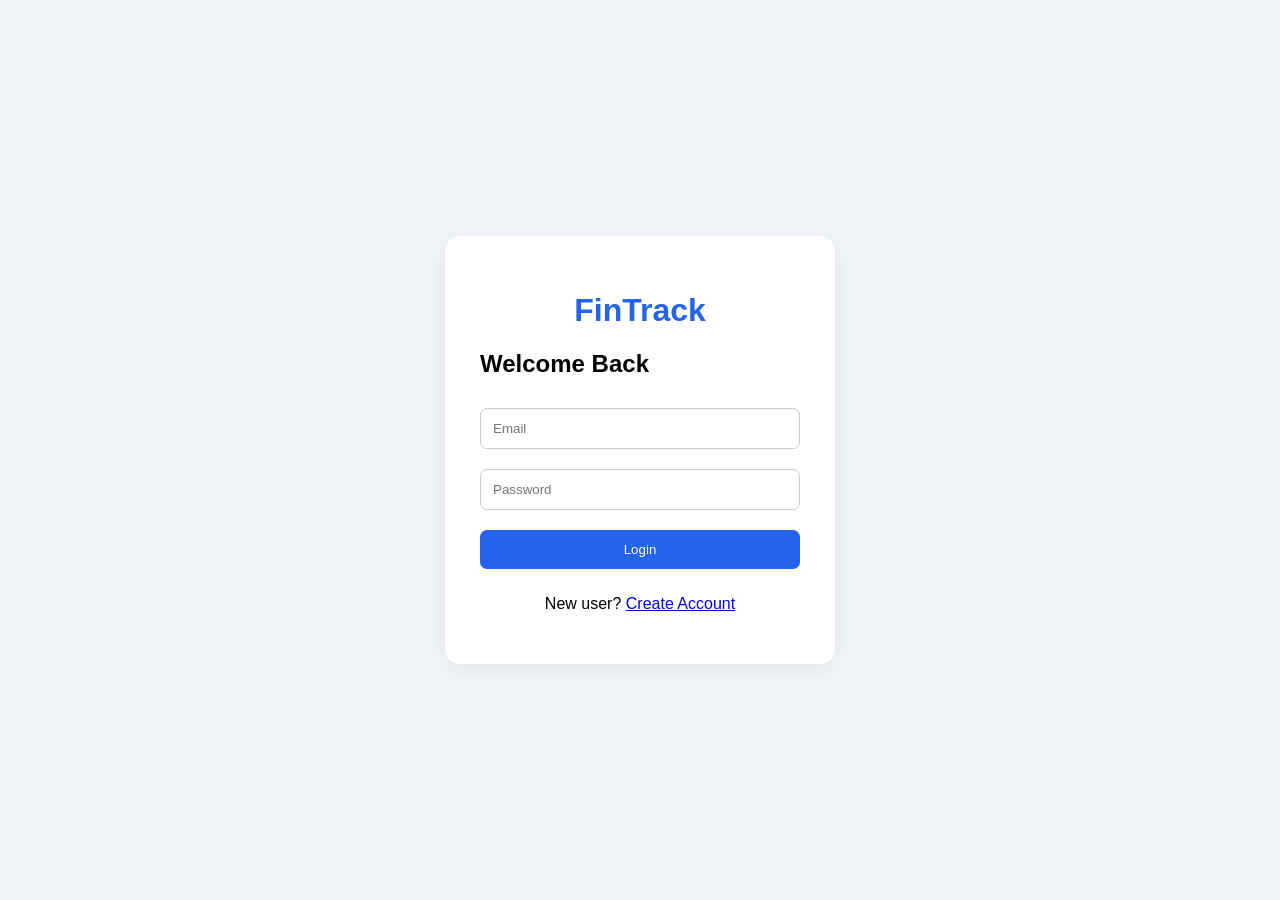
<file: templates/login.html>
<!DOCTYPE html>
<html lang="en">
<head>
    <meta charset="UTF-8">
    <meta name="viewport" content="width=device-width, initial-scale=1">
    <title>FinTrack - Login</title>
    <style>
        body {
            font-family: Arial, sans-serif;
            background: #f1f5f9;
            display: flex;
            justify-content: center;
            align-items: center;
            min-height: 100vh;
            margin: 0;
        }
        .card {
            background: white;
            padding: 35px;
            border-radius: 15px;
            width: 320px;
            box-shadow: 0 5px 25px #0001;
        }
        h1 { color: #2563eb; text-align: center; }
        input, button {
            width: 100%;
            padding: 12px;
            margin: 10px 0;
            box-sizing: border-box;
            border-radius: 7px;
        }
        input { border: 1px solid #ccc; }
        button {
            background: #2563eb;
            color: white;
            border: none;
            cursor: pointer;
        }
        p { text-align: center; }
    </style>
</head>
<body>
<div class="card">
    <h1>FinTrack</h1>
    <h2>Welcome Back</h2>
    <form method="POST">
        <input type="email" name="email" placeholder="Email" required>
        <input type="password" name="password" placeholder="Password" required>
        <button type="submit">Login</button>
    </form>
    <p>New user? <a href="/register">Create Account</a></p>
</div>
</body>
</html>
</file>
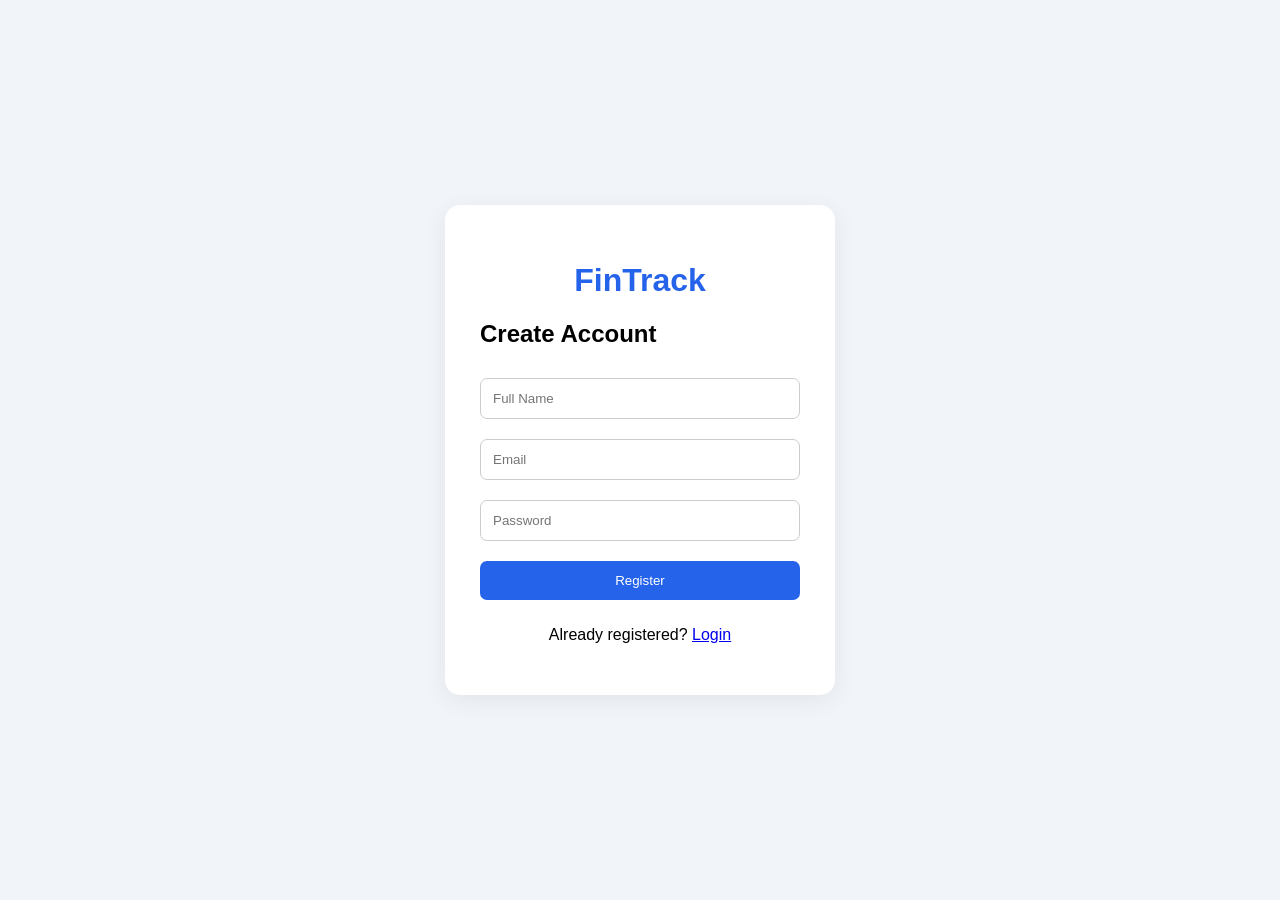
<file: templates/register.html>
<!DOCTYPE html>
<html lang="en">
<head>
    <meta charset="UTF-8">
    <meta name="viewport" content="width=device-width, initial-scale=1">
    <title>FinTrack - Register</title>
    <style>
        body {
            font-family: Arial, sans-serif;
            background: #f1f5f9;
            display: flex;
            justify-content: center;
            align-items: center;
            min-height: 100vh;
            margin: 0;
        }
        .card {
            background: white;
            padding: 35px;
            border-radius: 15px;
            width: 320px;
            box-shadow: 0 5px 25px #0001;
        }
        h1 { color: #2563eb; text-align: center; }
        input, button {
            width: 100%;
            padding: 12px;
            margin: 10px 0;
            box-sizing: border-box;
            border-radius: 7px;
        }
        input { border: 1px solid #ccc; }
        button {
            background: #2563eb;
            color: white;
            border: none;
            cursor: pointer;
        }
        p { text-align: center; }
    </style>
</head>
<body>
<div class="card">
    <h1>FinTrack</h1>
    <h2>Create Account</h2>
    <form method="POST">
        <input type="text" name="name" placeholder="Full Name" required>
        <input type="email" name="email" placeholder="Email" required>
        <input type="password" name="password" placeholder="Password" required>
        <button type="submit">Register</button>
    </form>
    <p>Already registered? <a href="/login">Login</a></p>
</div>
</body>
</html>
</file>
